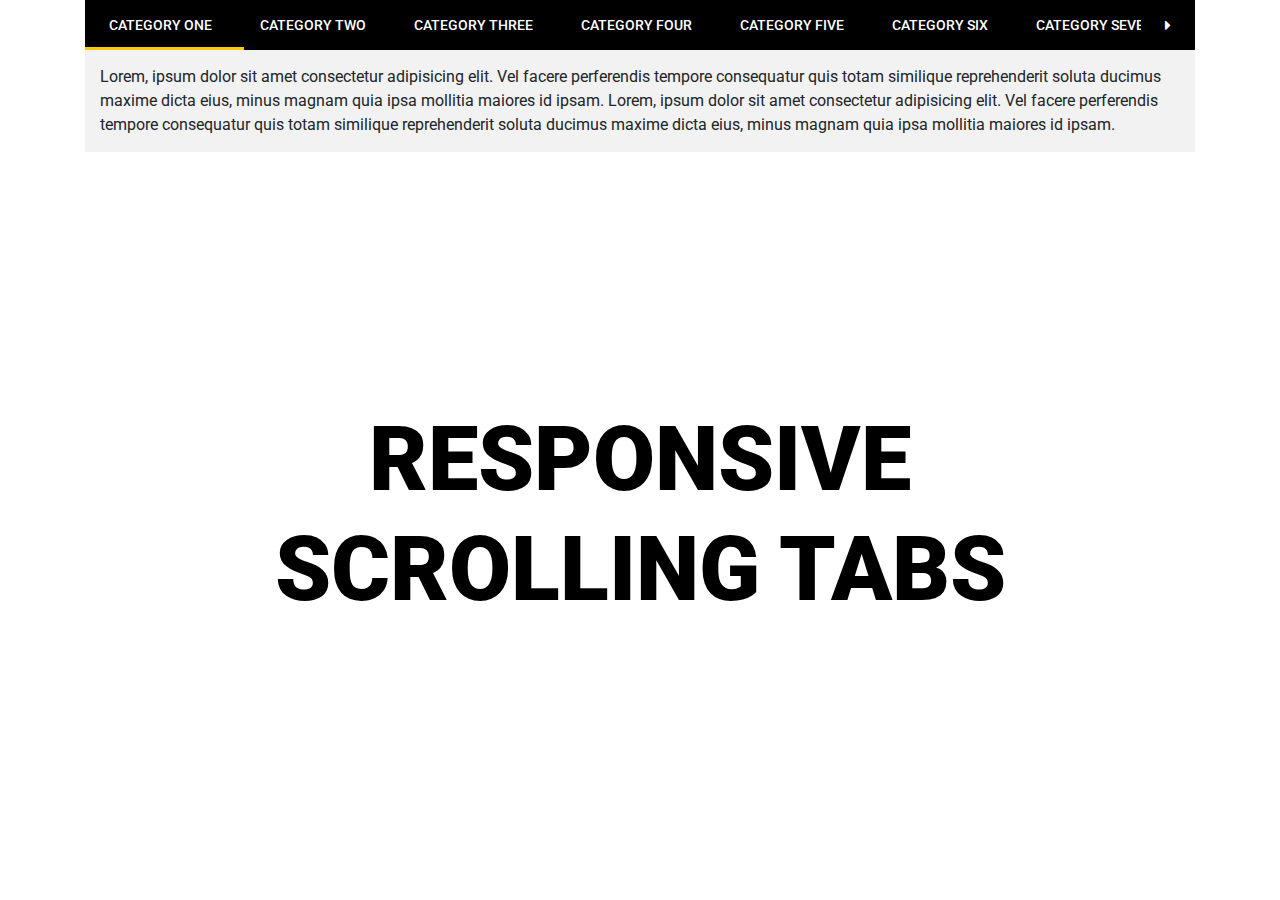
<file: scrolling-tabs/index.html>
<!doctype html>
<html lang="">
<head>
<meta charset="utf-8">
<meta http-equiv="X-UA-Compatible" content="IE=edge">
<meta name="description" content="Propeller is a front-end responsive framework based on Material design & Bootstrap.">
<meta content="width=device-width, initial-scale=1, user-scalable=no" name="viewport">
<title>Responsive Scrolling Tabs</title>
<link rel="stylesheet" href="https://stackpath.bootstrapcdn.com/bootstrap/4.5.2/css/bootstrap.min.css" crossorigin="anonymous">
<link rel="stylesheet" href="https://stackpath.bootstrapcdn.com/font-awesome/4.7.0/css/font-awesome.min.css" crossorigin="anonymous">
<link href="style.css" type="text/css" rel="stylesheet" />
<script src="https://code.jquery.com/jquery-1.11.3.min.js" crossorigin="anonymous"></script>
<script src="https://stackpath.bootstrapcdn.com/bootstrap/4.5.2/js/bootstrap.min.js" crossorigin="anonymous"></script>

</head>
<body>
<div class="container">
<div class="scroll-card scroll-z-depth">
	<div class="scroll-tabs scroll-tabs-bg" scroll="true">
		<ul class="nav nav-tabs" role="tablist">
			<li class="active"><a href="#one" data-toggle="tab">Category One</a></li>
			<li><a href="#two" data-toggle="tab">Category Two</a></li>
			<li><a href="#three" data-toggle="tab">Category Three</a></li>
			<li><a href="#four" data-toggle="tab">Category Four</a></li>
			<li><a href="#five" data-toggle="tab">Category Five</a></li>
			<li><a href="#six" data-toggle="tab">Category Six</a></li>
			<li><a href="#seven" data-toggle="tab">Category Seven</a></li>
			<li><a href="#eight" data-toggle="tab">Category Eight</a></li>
			<li><a href="#nine" data-toggle="tab">Category Nine</a></li>
			<li><a href="#ten" data-toggle="tab">Category Ten</a></li>
		</ul>
	</div>
<div class="scroll-card-body">
<div class="tab-content">
<div role="tabpanel" class="tab-pane active" id="one">

Lorem, ipsum dolor sit amet consectetur adipisicing elit. Vel facere perferendis tempore consequatur quis totam similique reprehenderit soluta ducimus maxime dicta eius, minus magnam quia ipsa mollitia maiores id ipsam.
Lorem, ipsum dolor sit amet consectetur adipisicing elit. Vel facere perferendis tempore consequatur quis totam similique reprehenderit soluta ducimus maxime dicta eius, minus magnam quia ipsa mollitia maiores id ipsam.

</div>

<div role="tabpanel" class="tab-pane" id="two">
Lorem, ipsum dolor sit amet consectetur adipisicing elit. Vel facere perferendis tempore consequatur quis totam similique reprehenderit soluta ducimus maxime dicta eius, minus magnam quia ipsa mollitia maiores id ipsam. maiores id ipsam.empore consequatur quis totam similique reprehenderit soluta ducimus maxime dicta eius, min maiores id ipsam.empore consequatur quis totam similique reprehenderit soluta ducimus maxime dicta eius, min maiores id ipsam.empore consequatur quis totam similique reprehenderit soluta ducimus maxime dicta eius, min
</div>
<div role="tabpanel" class="tab-pane" id="three">
Lorem, ipsum dolor sit amet consectetur adipisicing elit. Vel facere perferendis tempore consequatur quis totam similique reprehenderit soluta ducimus maxime dicta eius, minus magnam quia ipsa mollitiaus magnam quia 
</div>

<div role="tabpanel" class="tab-pane" id="four">
Lorem, ipsum dolor sit amet consectetur adipisicing elit. Vel facere perferendis tempore consequatur quis totam similique reprehenderit soluta ducimus maxime dicta eius, minus magnam quia ipsa mollitia maiores id ipsam.ipsum dolor sit amet consectetur adipisicing elit. Vel facere perferendis tipsa mollitia maiores id ipsam.s id ipsam.Lorem, ipsum dolor sit amet consectetur adipisicing elit. Vel facere perfere
</div>

<div role="tabpanel" class="tab-pane" id="five">
Lorem, ndis tempore consequatur quis totam similique reprehenderit soluta ducimus maxime dicta eius, minus magnam quia ipsa mollitia maiores id ipsam.Lorem, ipsum dolor sit amet consectetur adipisicing elit. Vs id ipsam.Lorem, ipsum dolor sit amet consectetur adipisicing elit. Vel facere perferendis tempore consequatur quis totam similique reprehenderit soluta ducimus maxime dicta eius, minus magnam quia ipsa mollitia maiores id ipsam.Lorem, ipsum dolor sit amet consectetur adipisicing elit. V
</div>

<div role="tabpanel" class="tab-pane" id="six">
Lorem, ipsum dolor sit amet consectetur adipisicing elit. Vel facere perferendis tempore consequatur quis totam similique reprehenderit soluta ducimus maxime dicta eius, minus magnam quia ipsa mollitia maioreel facere perferendis tempore consequatur quis totam similique reprehenderit soluta ducimus maxime dicta eius, minus magnam quia ipsa mollitia maiores id ipsam.
</div>

<div role="tabpanel" class="tab-pane" id="seven">
Lorem, ipsum dolor sit amet consectetur adipisicing elit. Vel facere perferendis tempore consequatur quis totam similique reprehenderit soluta ducimus maxime dicta eius, minus magnam quia ipsa mollitia maiores id ipsam.Lorem, ipsum dolor sit amet consectetur adipisicing elit. Vel facere perferendis tempore consequatur quis totam similique reprehenderit soluta ducimus maxime dicta eius, minus magnam quia ipsa mollitia maiores id ipsam.Lorem, ipsum dolor sit amet consectetur adipisicing elit. Vel facere perferendis tempore consequatur quis totam similique reprehenderit soluta ducimus maxime dicta eius, minus magnam quia ipsa mollitia maiores id ipsam.Lorem, ipsum dolor sit amet consectetur adipisicing elit. Vel facere perferendis tempore consequatur quis totam similique reprehenderit soluta ducimus maxime dicta eius, minus magnam quia ipsa mollitia maiores id ipsam.Lorem, ipsum dolor sit amet consectetur adipisicing elit. Vel facere perferendis tempore consequatur quis totam similique reprehenderit soluta ducimus maxime dicta eius, minus magnam quia ipsa mollitia maiores id ipsam.
</div>

<div role="tabpanel" class="tab-pane" id="eight">
Lorem, ipsum dolor sit amet consectetur adipisicing elit. Vel facere perferendis tempore consequatur quis totam similique reprehenderit soluta ducimus maxime dicta eius, minus magnam quia ipsa mollitia maiores id ipsam.Lorem, ipsum dolor sit amet consectetur adipisicing elit. Vel facere perferendismaiores id ipsam.
</div>

<div role="tabpanel" class="tab-pane" id="nine">
Lorem, ipsum dolor sit amet consectetur adipisicing elit. Vel facere perferendis tempore consequatur quis totam similique  maiores id ipsam.
</div>
<div role="tabpanel" class="tab-pane" id="ten">
Lorem, ipsum dolor sit amet consectetur adipisicing elit. Vel facere perferendis tempore consequatur quis totam similique reprehenderit soluta ducimus maxime dicta eius, minus magnam quia ipsa mollitia maiores id ipsam.
Lorem, ipsum dolor sit amet consectetur adipisicing elit. Vel facere perferendis tempore consequatur quis totam similique reprehenderit soluta ducimus maxime dicta eius, minus magnam quia ipsa mollitia maiores id ipsam.
Lorem, ipsum dolor sit amet consectetur adipisicing elit. Vel facere perferendis tempore consequatur quis totam similique reprehenderit soluta ducimus maxime dicta eius, minus magnam quia ipsa mollitia maiores id ipsam.
</div>
</div>
	</div>
</div>
</div>
<h1>RESPONSIVE <br> SCROLLING TABS</h1>
<script type="text/javascript" language="javascript" src="tab-scrollable.js"></script>
</body>
</html>
</file>
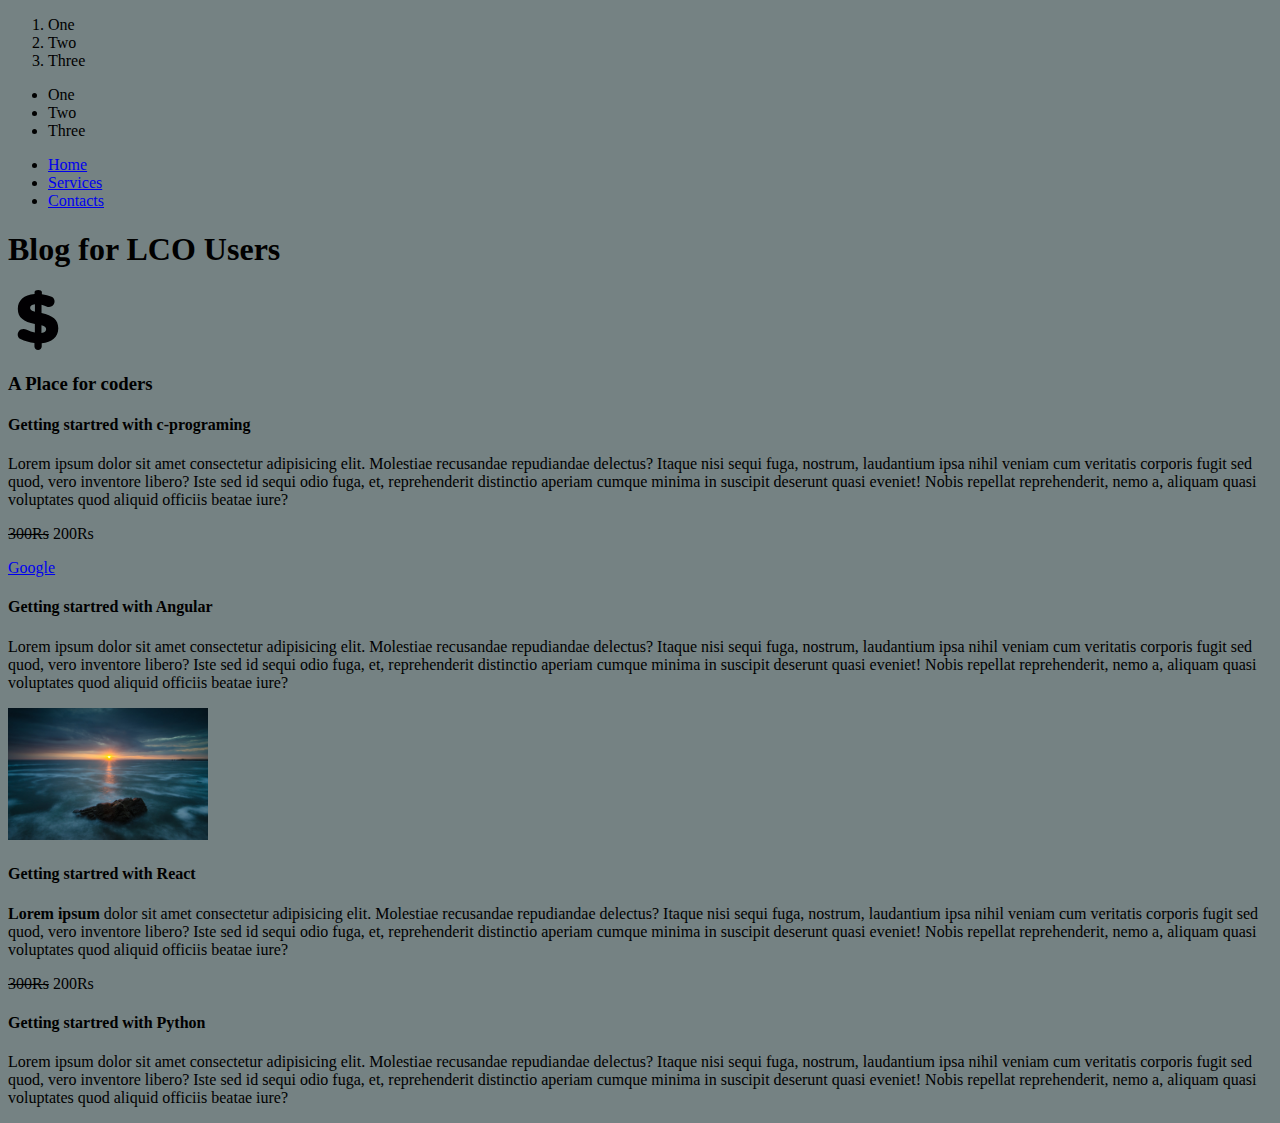
<file: HTMLCSS2/03HTMLandDOM/index.html>
<!DOCTYPE html>
<html lang="en">
<head>
    <meta charset="UTF-8">
    <meta http-equiv="X-UA-Compatible" content="IE=edge">
    <meta name="viewport" content="width=device-width, initial-scale=1.0">
    <title>Blog | Santhosh Pavadala</title>
    <style>
        html {
            background-color: #758283;
        }
    </style>
</head>
<body>
    <ol>
        <li>One</li>
        <li>Two</li>
        <li>Three</li>
    </ol>

    <ul>
        <li>One</li>
        <li>Two</li>
        <li>Three</li>
    </ul>

    <ul>
        <li><a href="#">Home</a></li>
        <li><a href="./Services/service.html">Services</a></li>
        <li><a href="./Contact/contact.html">Contacts</a></li>
    </ul>

    <h1>Blog for LCO Users</h1>
    <img src="../Img/dollar-sign-svgrepo-com.svg" alt="DollarLogo" width="60px">
    <h3>A Place for coders</h3>

    <div>
        <h4>Getting startred with c-programing</h4>
        <p>Lorem ipsum dolor sit amet consectetur adipisicing elit. Molestiae recusandae repudiandae delectus? Itaque nisi sequi fuga, nostrum, laudantium ipsa nihil veniam cum veritatis corporis fugit sed quod, vero inventore libero? Iste sed id sequi odio fuga, et, reprehenderit distinctio aperiam cumque minima in suscipit deserunt quasi eveniet! Nobis repellat reprehenderit, nemo a, aliquam quasi voluptates quod aliquid officiis beatae iure?</p>
        <!-- For p Tag its takes block element and since where a and strike tags will not takes new so its inline elements-->
        <p><strike>300Rs</strike> 200Rs</p>
        <p><a href="http://google.com" target="_blank" rel="noopener noreferrer">Google</a></p>
    </div>

    <div>
        <h4>Getting startred with Angular</h4>
        <p>Lorem ipsum dolor sit amet consectetur adipisicing elit. Molestiae recusandae repudiandae delectus? Itaque nisi sequi fuga, nostrum, laudantium ipsa nihil veniam cum veritatis corporis fugit sed quod, vero inventore libero? Iste sed id sequi odio fuga, et, reprehenderit distinctio aperiam cumque minima in suscipit deserunt quasi eveniet! Nobis repellat reprehenderit, nemo a, aliquam quasi voluptates quod aliquid officiis beatae iure?</p>
        <img src="../Img/ocean-gafe95801d_1920.jpg" alt="BackImg" width="200px">
    </div>

    <div>
        <h4>Getting startred with React</h4>
        <p><strong>Lorem ipsum</strong> dolor sit amet consectetur adipisicing elit. Molestiae recusandae repudiandae delectus? Itaque nisi sequi fuga, nostrum, laudantium ipsa nihil veniam cum veritatis corporis fugit sed quod, vero inventore libero? Iste sed id sequi odio fuga, et, reprehenderit distinctio aperiam cumque minima in suscipit deserunt quasi eveniet! Nobis repellat reprehenderit, nemo a, aliquam quasi voluptates quod aliquid officiis beatae iure?</p>
        <p><strike>300Rs</strike> 200Rs</p>
    </div>

    <div>
        <h4>Getting startred with Python</h4>
        <p>Lorem ipsum dolor sit amet consectetur adipisicing elit. Molestiae recusandae repudiandae delectus? Itaque nisi sequi fuga, nostrum, laudantium ipsa nihil veniam cum veritatis corporis fugit sed quod, vero inventore libero? Iste sed id sequi odio fuga, et, reprehenderit distinctio aperiam cumque minima in suscipit deserunt quasi eveniet! Nobis repellat reprehenderit, nemo a, aliquam quasi voluptates quod aliquid officiis beatae iure?</p>
    </div>
</body>
</html>
</file>
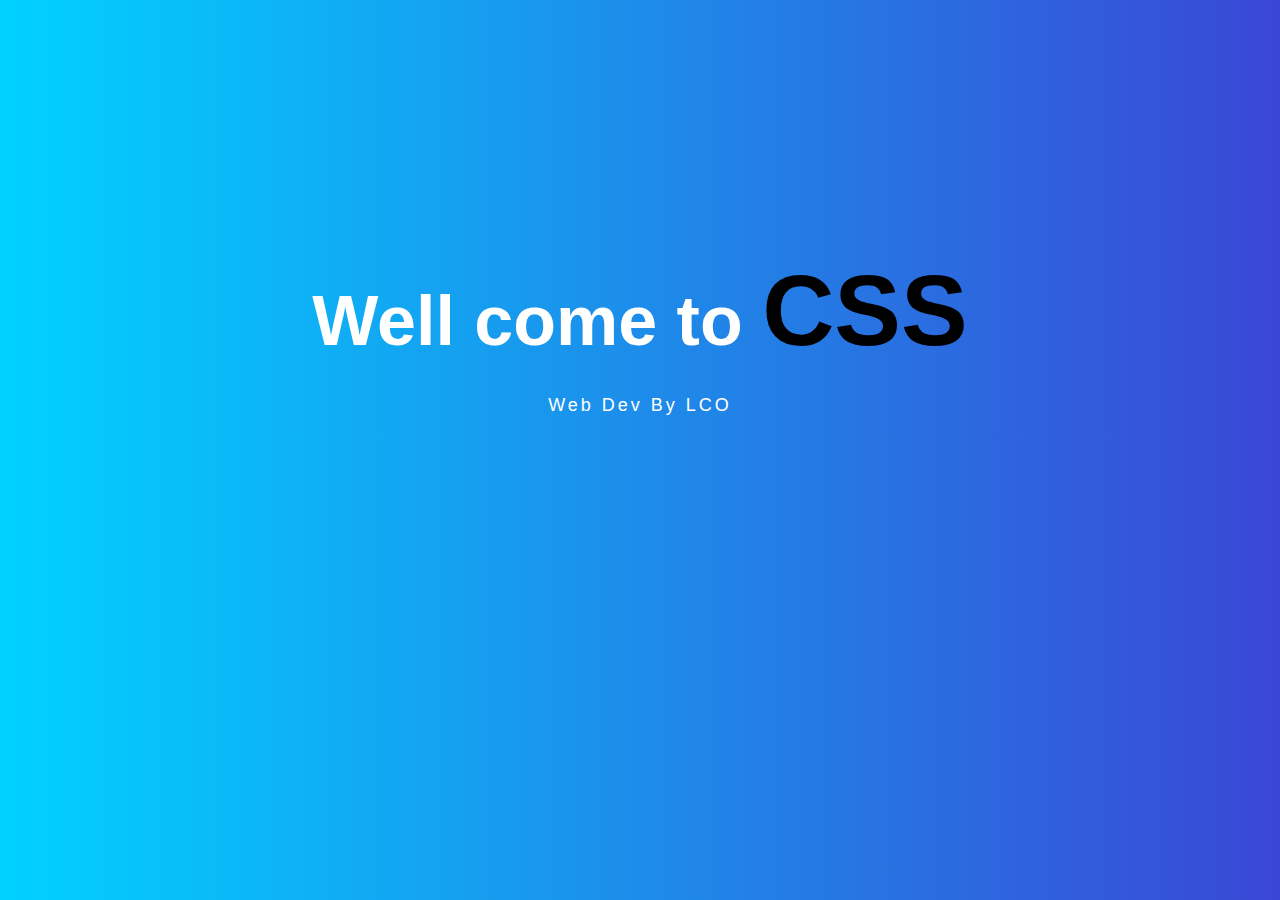
<file: HTMLCSS2/CSS-LandingPage01/index.html>
<!DOCTYPE html>
<html lang="en">
<head>
    <meta charset="UTF-8">
    <meta http-equiv="X-UA-Compatible" content="IE=edge">
    <meta name="viewport" content="width=device-width, initial-scale=1.0">
    <title>Welcome page</title>
    <link rel="stylesheet" href="CSS/style.css">
</head>
<body>
    <h1>Well come to <span>CSS</span> </h1>
    <p>Web Dev By LCO</p>
</body>
</html>
</file>
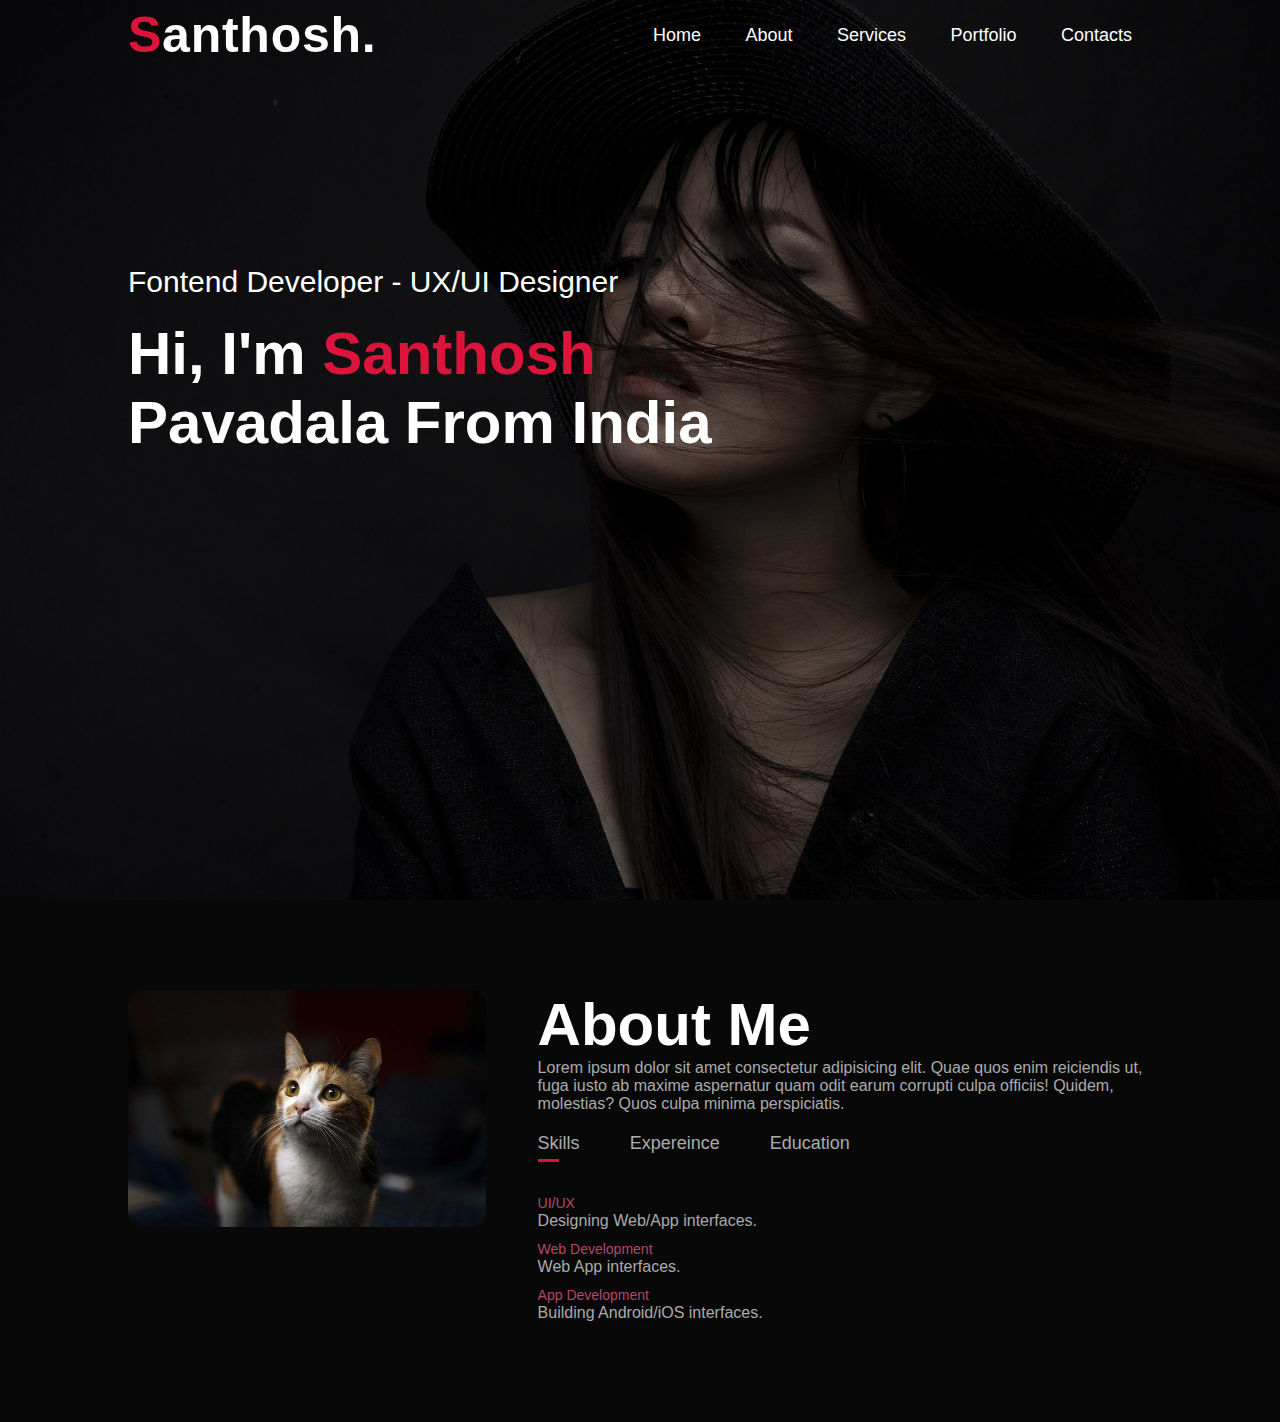
<file: Portfolio2/portfolio2.html>
<!DOCTYPE html>
<html lang="en">
<head>
    <meta charset="UTF-8">
    <meta http-equiv="X-UA-Compatible" content="IE=edge">
    <meta name="viewport" content="width=device-width, initial-scale=1.0">
    <title>Santhosh - Portfolio</title>
    <link rel="stylesheet" href="portfolio2.css">
</head>
<body>
    <div id="header">
        <div class="container">

            <nav>
                <div class="head"><span>S</span>anthosh.</div>
                <ul>
                    <li><a href="">Home</a></li>
                    <li><a href="">About</a></li>
                    <li><a href="">Services</a></li>
                    <li><a href="">Portfolio</a></li>
                    <li><a href="">Contacts</a></li>

                </ul>
            </nav>

            <div class="headerText">
                  <p>Fontend Developer - UX/UI Designer</p>
                  <h1>Hi, I'm <span>Santhosh</span><br> Pavadala From India</h1>
            </div>

        </div>
    </div>

    <!-- About section starts -->
    <div id="about">
        <div class="container">
            <div class="row">
                <div class="about-col-1">
                    <img src="../Assets/cat.jpg" alt="">
                </div>
                <div class="about-col-2">
                    <h1 class="subTitle">About Me</h1>
                    <p>Lorem ipsum dolor sit amet consectetur adipisicing elit. Quae quos enim reiciendis ut, fuga iusto ab maxime aspernatur quam odit earum corrupti culpa officiis! Quidem, molestias? Quos culpa minima perspiciatis.</p>
                
                    <div class="tabTitles">
                        <p class="tabLinks activeLink" onclick="openTab('skills')">Skills</p>
                        <p class="tabLinks" onclick="openTab('expereince')">Expereince</p>
                        <p class="tabLinks" onclick="openTab('education')">Education</p>
                    </div>
                    <div class="tabContents active-tab" id="skills">
                        <ul>
                            <li><span>UI/UX</span><br>Designing Web/App interfaces.</li>
                            <li><span>Web Development</span><br>Web App interfaces.</li>
                            <li><span>App Development</span><br>Building Android/iOS interfaces.</li>
                        </ul>
                    </div>
                    <div class="tabContents" id="expereince">
                        <ul>
                            <li><span>2021 - Current</span><br>UX/UI Design Training at Naresh Institute.</li>
                            <li><span>2019 - 2021</span><br>Team Lead At RMES India pvt.ltd</li>
                            <li><span>2016 - 2017</span><br>Internship at eKART eCommerce.</li>
                        </ul>
                    </div>
                    <div class="tabContents" id="education">
                        <ul>
                            <li><span>2015</span><br>B.tech From Global Institute Of Engg & Tech.</li>
                            <li><span>2011</span><br>Intermediate From Web App interfaces</li>
                            <li><span>2009</span><br>SSC From Sahithi Vidyalaya High School.</li>
                        </ul>
                    </div>
                </div>
            </div>

        </div>
    </div>

    <script src="portfolio2.js"></script>
</body>
</html>
</file>
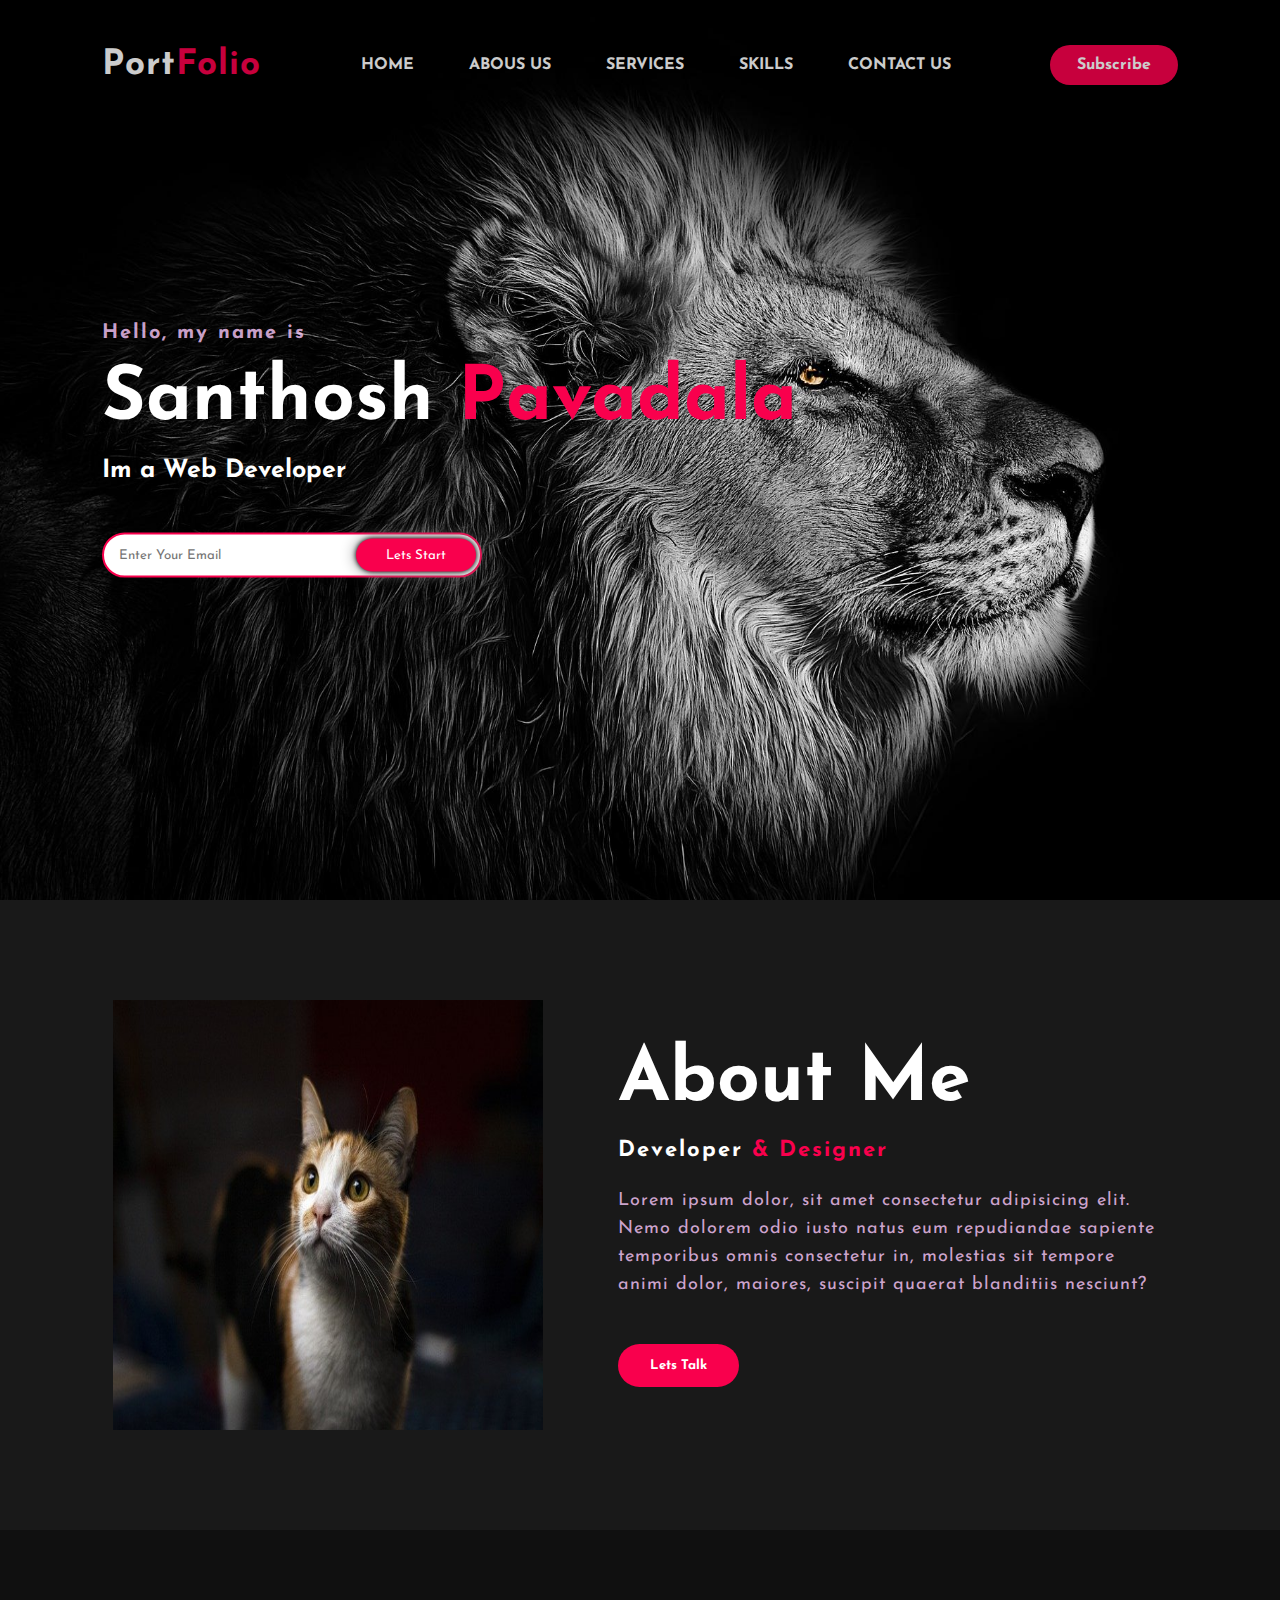
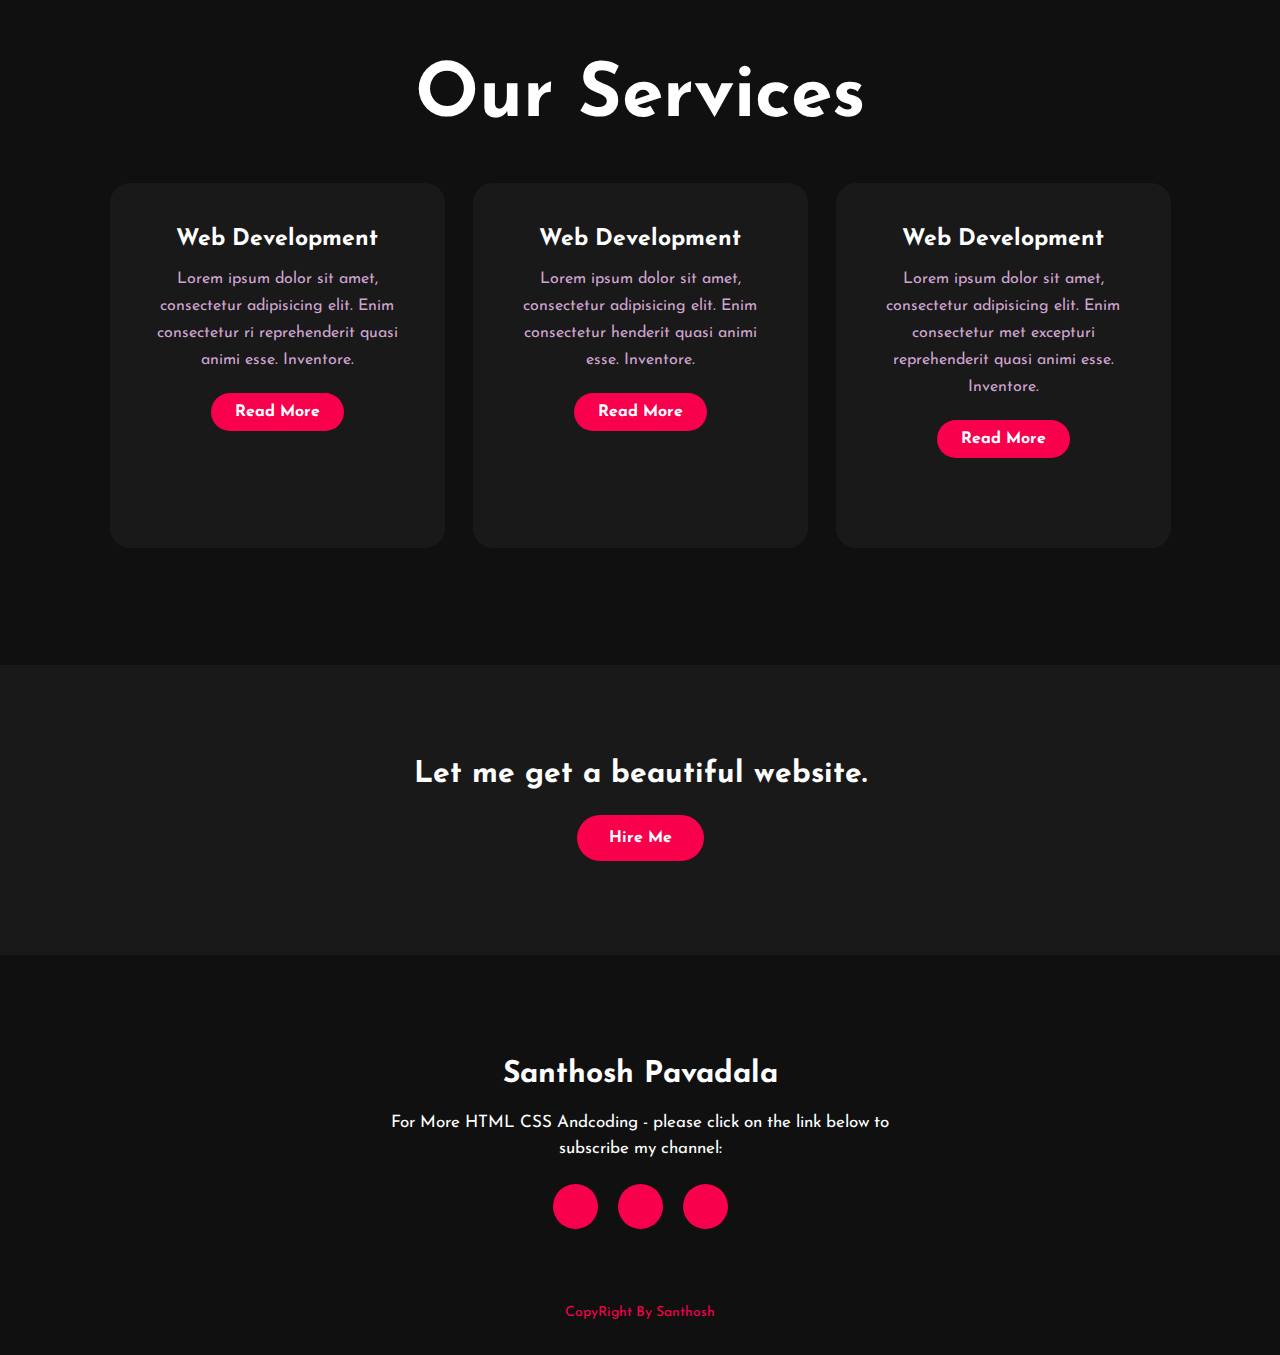
<file: PortfolioWebsites/portfolio.html>
<!DOCTYPE html>
<html lang="en">
<head>
    <meta charset="UTF-8">
    <meta http-equiv="X-UA-Compatible" content="IE=edge">
    <meta name="viewport" content="width=device-width, initial-scale=1.0">
    <title>Portfolio Website</title>
    <link rel="stylesheet" href="portfolio.css">

    <link rel="preconnect" href="https://fonts.googleapis.com">
    <link rel="preconnect" href="https://fonts.gstatic.com" crossorigin>
    <link href="https://fonts.googleapis.com/css2?family=Josefin+Sans:wght@100;200;300;400;500;600;700&family=Roboto:wght@400;700&display=swap" rel="stylesheet">

    <link rel="stylesheet" href="https://cdnjs.cloudflare.com/ajax/libs/font-awesome/6.1.1/css/all.min.css" integrity="sha512-KfkfwYDsLkIlwQp6LFnl8zNdLGxu9YAA1QvwINks4PhcElQSvqcyVLLD9aMhXd13uQjoXtEKNosOWaZqXgel0g==" crossorigin="anonymous" referrerpolicy="no-referrer" />
</head>
<body>
    <div class="hero">
        <!-- Header section -->
        <nav>
            <h2 class="logo">Port<span>Folio</span></h2>
            <ul>
                <li><a href="">Home</a></li>
                <li><a href="">Abous Us</a></li>
                <li><a href="">Services</a></li>
                <li><a href="">Skills</a></li>
                <li><a href="">Contact Us</a></li>
            </ul>
            <a href="#" class="btn">Subscribe</a>
        </nav>

<!-- Home section -->
        <div class="content">
            <h4>Hello, my name is</h4>
            <h1>Santhosh <span>Pavadala</span></h1>
            <h3>Im a Web Developer</h3>

            <div class="newsLetter">
                <form>
                    <input type="email" name="email" id="mail" placeholder="Enter Your Email">
                    <input type="submit" name="submit" value="Lets Start">
                </form>
            </div>
        </div>
    </div>

    <!-- About section -->
    <section class="about">
        <div class="main">
            <img src="../Assets/cat.jpg" alt="Santhosh" srcset="">

            <div class="about-text">
                <h2>About Me</h2>
                <h5>Developer <span>& Designer</span></h5>
                <p> Lorem ipsum dolor, sit amet consectetur adipisicing elit. Nemo dolorem odio iusto natus eum repudiandae sapiente temporibus omnis consectetur in, molestias sit tempore animi dolor, maiores, suscipit quaerat blanditiis nesciunt?
                </p>
                <button type="button">Lets Talk</button>
            </div>
        </div>
    </section>

    <!-- Services section starts here -->
    <div class="service">
        <div class="title">
        <h2>Our Services</h2>
        </div>
        <div class="box">
            <div class="card">
                <i class="fas fa-bars"></i>
                <h5>Web Development</h5>
                <div class="pra">
                    <p>Lorem ipsum dolor sit amet, consectetur adipisicing elit. Enim consectetur ri reprehenderit quasi animi esse. Inventore.</p>

                    <p style="text-align: center;">
                        <a href="#" class="button">Read More</a>
                    </p>
                </div>
            </div>

            <div class="card">
                <i class="fas fa-user"></i>
                <h5>Web Development</h5>
                <div class="pra">
                    <p>Lorem ipsum dolor sit amet, consectetur adipisicing elit. Enim consectetur henderit quasi animi esse. Inventore.</p>

                    <p style="text-align: center;">
                        <a href="#" class="button">Read More</a>
                    </p>
                </div>
            </div>

            <div class="card">
                <i class="fas fa-bell"></i>
                <h5>Web Development</h5>
                <div class="pra">
                    <p>Lorem ipsum dolor sit amet, consectetur adipisicing elit. Enim consectetur met excepturi reprehenderit quasi animi esse. Inventore.</p>

                    <p style="text-align: center;">
                        <a href="#" class="button">Read More</a>
                    </p>
                </div>
            </div>
        </div>
    </div>

    <!-- Contact me -->
    <div class="contact-me">
        <p>Let me get a beautiful website.</p>
        <a href="#" class="button-two">Hire Me</a>
    </div>

    <!-- Footer starts -->
    <footer>
        <p>Santhosh Pavadala</p>
        <p>For More HTML CSS Andcoding - please click on the link below to subscribe my channel:</p>
        <div class="social">
            <a href=""><i class="fab fa-facebook-f"></i></a>
            <a href=""><i class="fab fa-instagram"></i></a>
            <a href=""><i class="fab fa-dribbble"></i></a>
        </div>
        <p class="end">CopyRight By Santhosh</p>
    </footer>
</body>
</html>
</file>
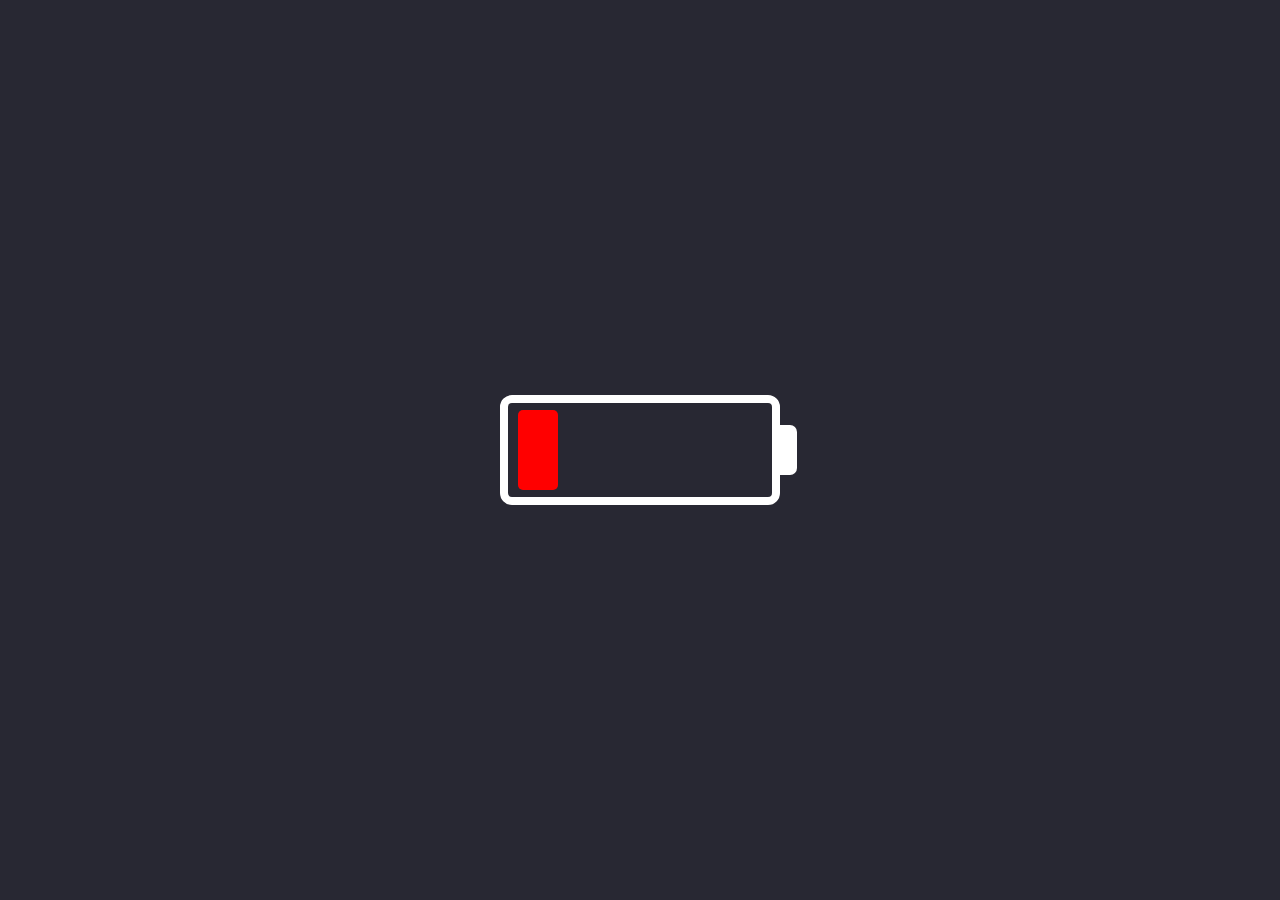
<file: Battery-Animation/Battery_Animation1/battery.html>
<!DOCTYPE html>
<html lang="en">
<head>
    <meta charset="UTF-8">
    <meta http-equiv="X-UA-Compatible" content="IE=edge">
    <meta name="viewport" content="width=device-width, initial-scale=1.0">
    <title>Battery Animations</title>
    <link rel="stylesheet" href="battery.css">
</head>
<body>
    <div class="battery2"></div>
</body>
</html>
</file>
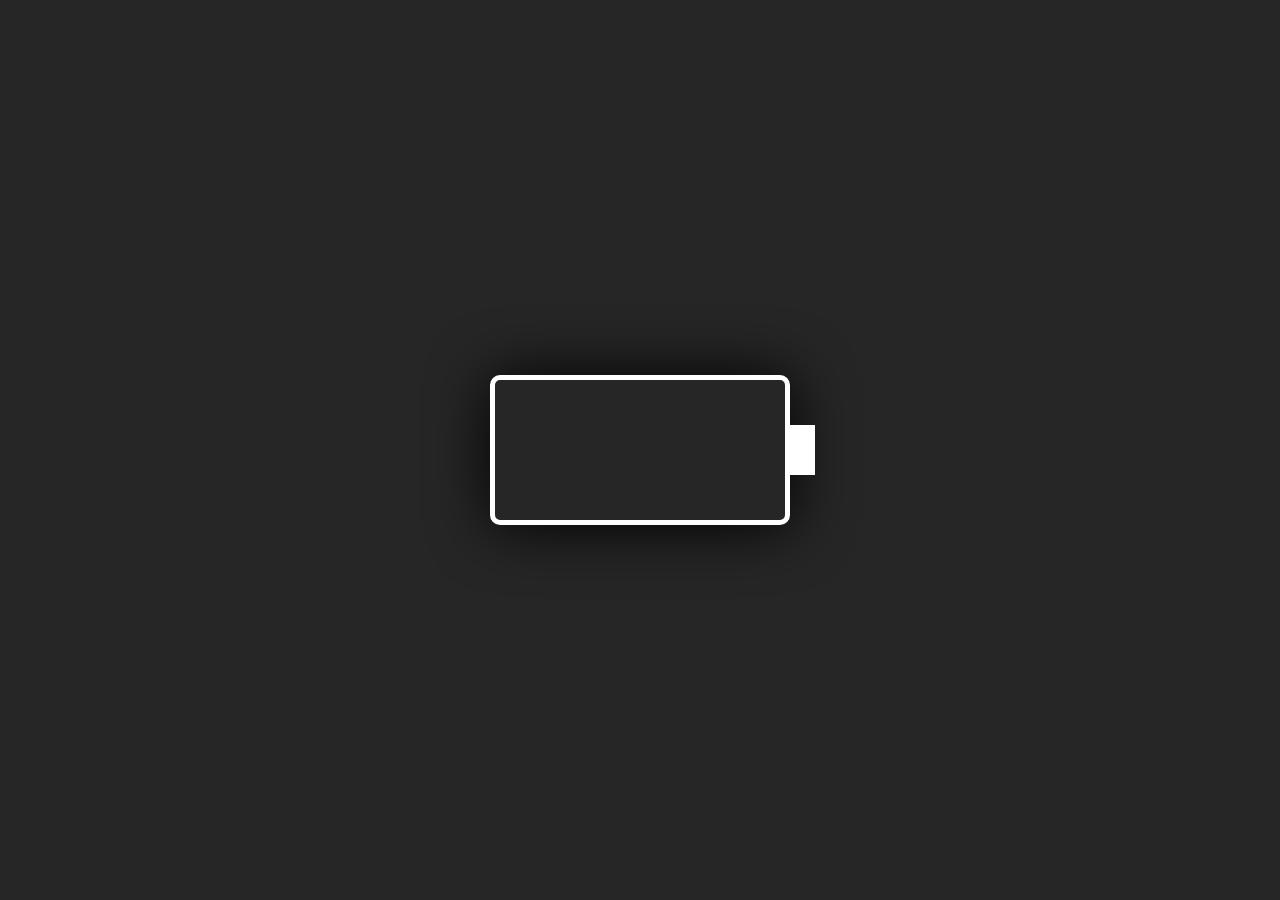
<file: Battery-Animation/Battery_Animation2/battery2.html>
<!DOCTYPE html>
<html lang="en">
<head>
    <meta charset="UTF-8">
    <meta http-equiv="X-UA-Compatible" content="IE=edge">
    <meta name="viewport" content="width=device-width, initial-scale=1.0">
    <title>Document</title>
    <link rel="stylesheet" href="battery2.css">
</head>
<body>
    <div class="battery">
        <div class="box"></div>
        <span></span>
        <span></span>
        <span></span>
        <span></span>
        <span></span>
    </div>
</body>
</html>
</file>
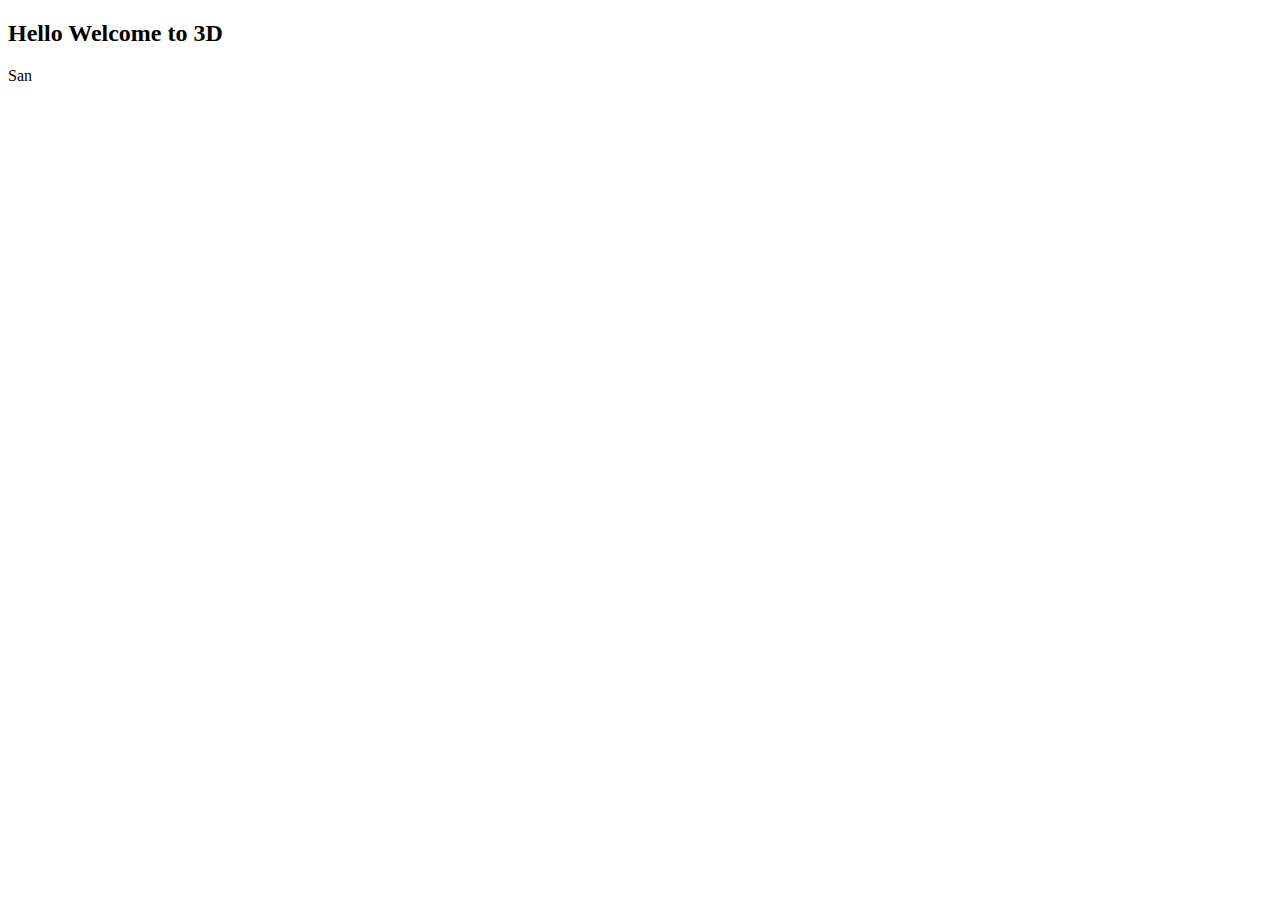
<file: HTMLCSS1/3D_CSS/3dstyling.html>
<!DOCTYPE html>
<html lang="en">
<head>
    <meta charset="UTF-8">
    <meta http-equiv="X-UA-Compatible" content="IE=edge">
    <meta name="viewport" content="width=device-width, initial-scale=1.0">
    <title>Document</title>
    <link rel="stylesheet" href="3dstyling.css">
</head>
<body>
    <h2>Hello Welcome to 3D</h2>

    <div class="Container">
        <div class="child3D">San</div>
    </div>

</body>
</html>
</file>
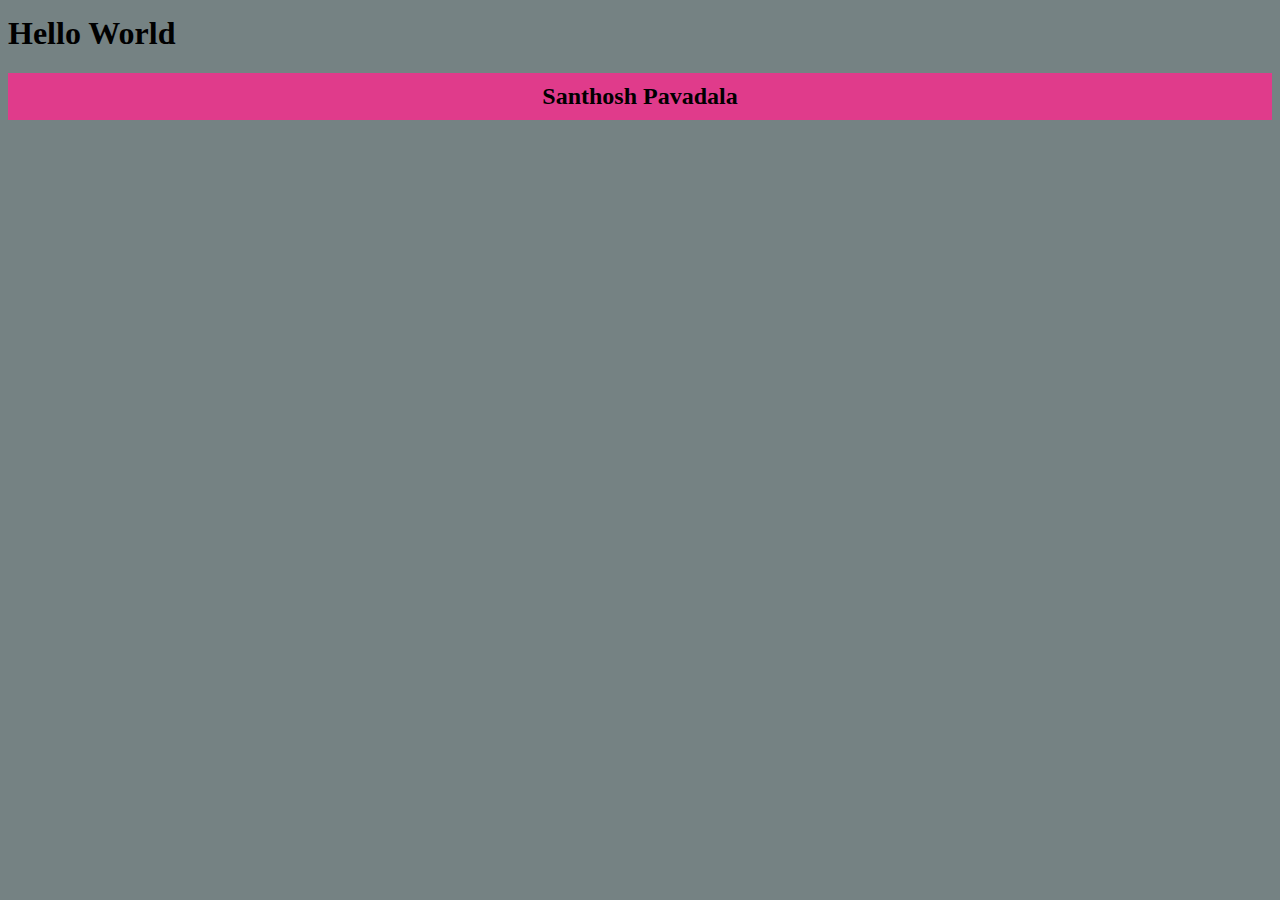
<file: HTMLCSS2/02EmmetInCSS/emmetincss.html>
<!DOCTYPE html>
<html lang="en">
<head>
    <meta charset="UTF-8">
    <meta http-equiv="X-UA-Compatible" content="IE=edge">
    <meta name="viewport" content="width=device-width, initial-scale=1.0">
    <title>Document</title>
    <style>

        /* emmet short cut keys 
        pd,m, text-align:center ta:c*/
        body {
            background-color: #758283;
        }

        h1 {
            margin-top: 15px;
        }

        h2 {
            background-color: #E03B8B;
            padding: 10px;
            margin-top: 15px;
            text-align: center;
        }
    </style>
</head>
<body>
    <h1>Hello World</h1>
    <h2>Santhosh Pavadala</h2>
</body>
</html>
</file>
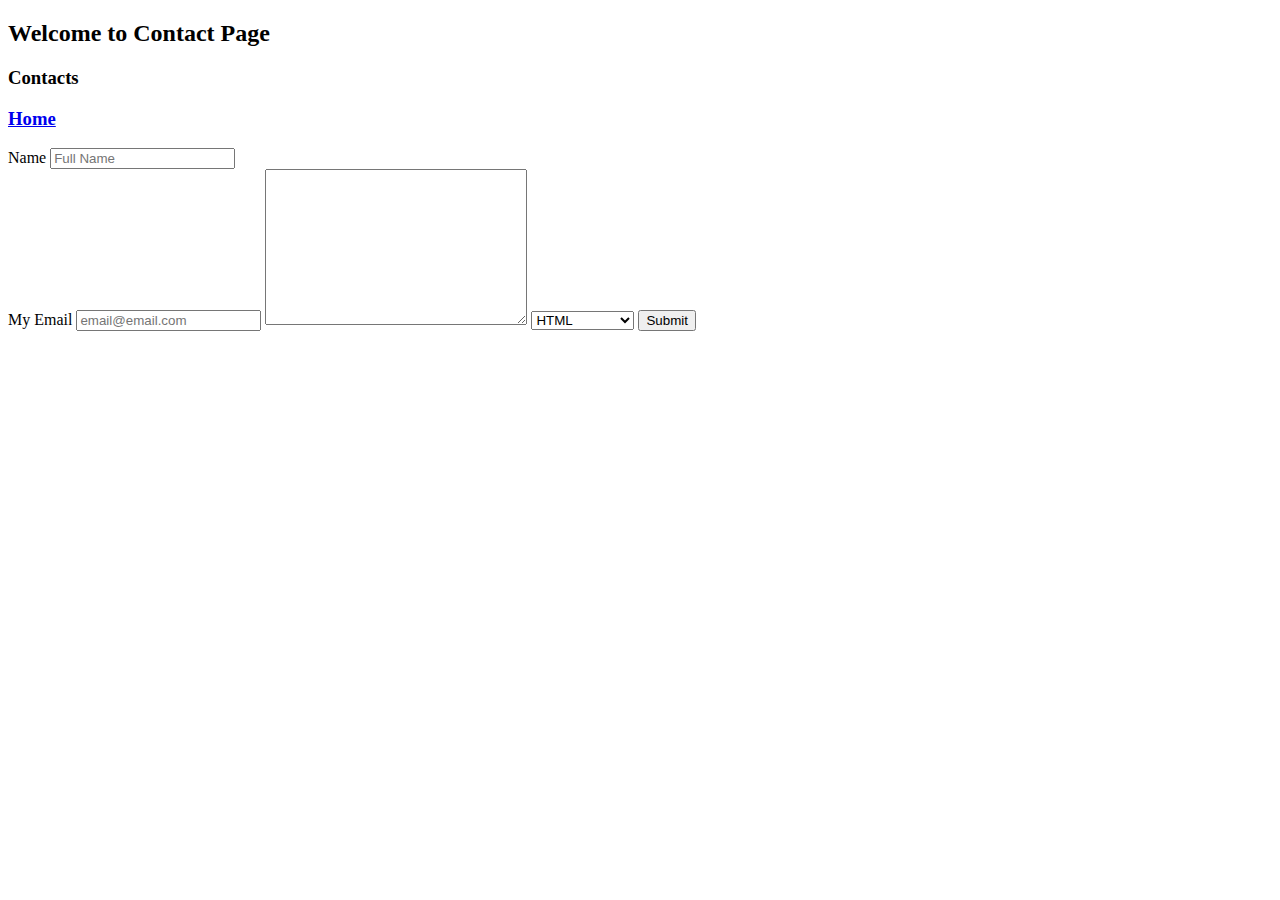
<file: HTMLCSS2/03HTMLandDOM/Contact/contact.html>
<!DOCTYPE html>
<html lang="en">
<head>
    <meta charset="UTF-8">
    <meta http-equiv="X-UA-Compatible" content="IE=edge">
    <meta name="viewport" content="width=device-width, initial-scale=1.0">
    <title>Services</title>
</head>
<body>
    <h2>Welcome to  Contact Page</h2>
    <h3>Contacts</h3>
    <h3><a href="../index.html">Home</a></h3>

    <div class="contact-form">
        <form action="" method="get">
            <label for="fullname">Name</label>
            <input type="text" name="fullname" placeholder="Full Name" value="">
            <br>
            <label for="email">My Email</label>
            <input type="email" name="email" id="" placeholder="email@email.com">

            <textarea name="details" id="" cols="30" rows="10"></textarea>

            <select name="language" id="">
                <option value="html">HTML</option>
                <option value="css">CSS</option>
                <option value="javascript">JAVASCRIPT</option>
            </select>
            <button type="submit">Submit</button>
        </form>
    </div>
</body>
</html>
</file>
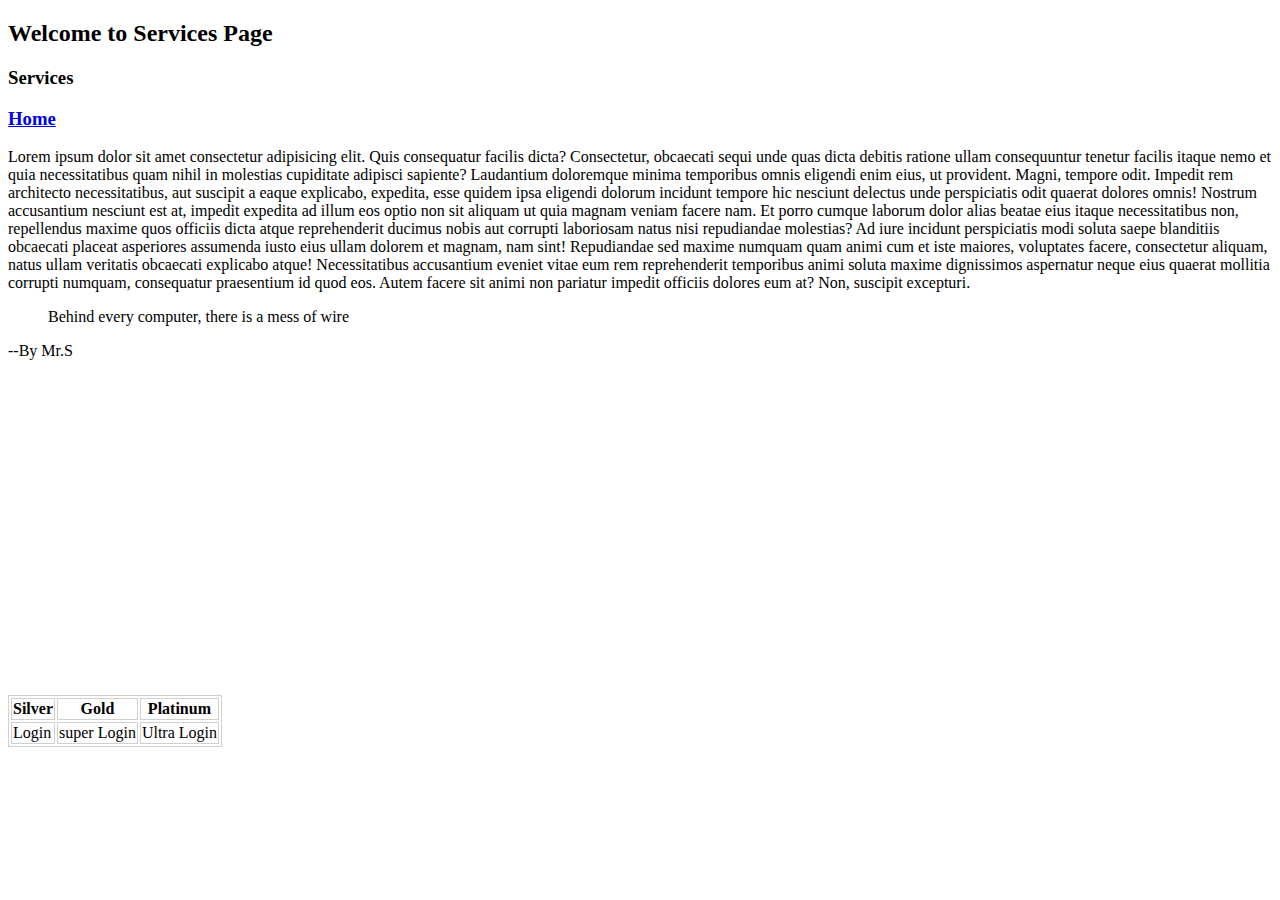
<file: HTMLCSS2/03HTMLandDOM/Services/service.html>
<!DOCTYPE html>
<html lang="en">
<head>
    <meta charset="UTF-8">
    <meta http-equiv="X-UA-Compatible" content="IE=edge">
    <meta name="viewport" content="width=device-width, initial-scale=1.0">
    <title>Services</title>

    <style>
        table, th, td {
            border: 1px solid #D0D0D0;
        }
    </style>
</head>
<body>
    <h2>Welcome to  Services Page</h2>
    <h3>Services</h3>
    <h3><a href="../index.html">Home</a></h3>
    <p>Lorem ipsum dolor sit amet consectetur adipisicing elit. Quis consequatur facilis dicta? Consectetur, obcaecati sequi unde quas dicta debitis ratione ullam consequuntur tenetur facilis itaque nemo et quia necessitatibus quam nihil in molestias cupiditate adipisci sapiente? Laudantium doloremque minima temporibus omnis eligendi enim eius, ut provident. Magni, tempore odit. Impedit rem architecto necessitatibus, aut suscipit a eaque explicabo, expedita, esse quidem ipsa eligendi dolorum incidunt tempore hic nesciunt delectus unde perspiciatis odit quaerat dolores omnis! Nostrum accusantium nesciunt est at, impedit expedita ad illum eos optio non sit aliquam ut quia magnam veniam facere nam. Et porro cumque laborum dolor alias beatae eius itaque necessitatibus non, repellendus maxime quos officiis dicta atque reprehenderit ducimus nobis aut corrupti laboriosam natus nisi repudiandae molestias? Ad iure incidunt perspiciatis modi soluta saepe blanditiis obcaecati placeat asperiores assumenda iusto eius ullam dolorem et magnam, nam sint! Repudiandae sed maxime numquam quam animi cum et iste maiores, voluptates facere, consectetur aliquam, natus ullam veritatis obcaecati explicabo atque! Necessitatibus accusantium eveniet vitae eum rem reprehenderit temporibus animi soluta maxime dignissimos aspernatur neque eius quaerat mollitia corrupti numquam, consequatur praesentium id quod eos. Autem facere sit animi non pariatur impedit officiis dolores eum at? Non, suscipit excepturi.</p>
    <div>
        <blockquote>Behind every computer, there is a mess of wire</blockquote>
        <p>--By Mr.S</p>
        <iframe src="" width="560" height="315" frameborder="0"></iframe>
    </div>

    <div class="Table">
        <table>
            <tr>
                <th>Silver</th>
                <th>Gold</th>
                <th>Platinum</th>
            </tr>
            <tr>
                <td>Login</td>
                <td>super Login</td>
                <td>Ultra Login</td>
            </tr>
        </table>
    </div>

</body>
</html>
</file>
<file: scrolling-tabs/style.css>
@import url('https://fonts.googleapis.com/css2?family=Roboto:ital,wght@0,100;0,300;0,400;0,500;0,700;0,900;1,100;1,300;1,400;1,500;1,700;1,900&display=swap');
.scroll-tabs {
	position: relative;
	font-family: "Roboto", sans-serif;
	background: #eee;
}
 @media (max-width: 767px) {
.scroll-tabs {
	overflow-x: auto;
	overflow-y: hidden;
}
}
.scroll-tabs .nav-tabs {
	border-bottom: none;
}
.scroll-tabs .nav-tabs.nav-justified > li > a {
	border: none;
	border-radius: 0;
}
.scroll-tabs .nav-tabs.nav-justified > .active > a, .scroll-tabs .nav-tabs.nav-justified > .active > a:hover, .scroll-tabs .nav-tabs.nav-justified > .active > a:focus {
	border: none;
}
.scroll-tabs .nav-tabs > li.active > a, .scroll-tabs .nav-tabs > li.active > a:hover, .scroll-tabs .nav-tabs > li.active > a:focus {
	color: black;
	cursor: default;
	background-color: transparent;
	border: none;
	border-bottom-color: transparent;
	opacity: 1;
}
.scroll-tabs .nav-tabs > li {
	margin-bottom: 0;
	line-height: 50px;
}
.scroll-tabs .nav-tabs > li > a {
	padding: 1.125rem 1.5rem 1.0625rem;
	color: rgba(0, 0, 0, 0.54);
	font-size: 0.875rem;
	font-weight: 500;
	margin-right: 0;
	line-height: 1;
	border: none;
	border-radius: 0;
	text-transform: uppercase;
	text-decoration: none;
}
.scroll-tabs .nav-tabs > li > a:hover, .scroll-tabs .nav-tabs > li > a:focus {
	border-color: transparent;
	background-color: transparent;
}
.scroll-tabs .scroll-tab-active-bar {
	position: absolute;
	bottom: 0;
	width: 25%;
	height: 3px;
	background: #FC0;
	transition: all 0.2s ease-in-out;
}
.scroll-tabs-bg {
	background-color: #000;
}
.scroll-tabs-bg .nav-tabs > li > a {
	color: #fff;
}
.scroll-tabs-bg .nav-tabs > li .dropdown-menu a {
	color: #333333;
}
.scroll-tabs-bg .nav-tabs > li.active > a, .scroll-tabs-bg .nav-tabs > li.active > a:hover, .scroll-tabs-bg .nav-tabs > li.active > a:focus {
	color: white;
	font-weight: 500;
}
.scroll-tabs-bg .scroll-tabs-scroll-right, .scroll-tabs-bg .scroll-tabs-scroll-left {
	background-color: #000;
	color: #fff;
}
.scroll-tabs-scroll-container {
	display: block;
	width: 100%;
	position: relative;
	overflow: hidden;
}
.scroll-tabs-scroll-right {
	float: right;
	right: 0;
	top: 0;
}
.scroll-tabs-scroll-left {
	float: left;
	left: 0;
}
.scroll-tabs-scroll-right, .scroll-tabs-scroll-left {
	position: absolute;
	z-index: 99;
	text-align: center;
	cursor: pointer;
	display: none;
	white-space: no-wrap;
	vertical-align: middle;
	padding: 0.75rem 1.5rem 0.375rem;
	background-color: #fff;
	color: #868e96;
	line-height: 1.7;
}
.tab-content {
	background: #f2f2f2;
	padding: 15px;
}
h1 {
	font-size: 90px;
	color:#000;
	position: absolute;
	top: 45%;
	text-align: center;
	font-weight: 900;
	display: block;
	left: 0;
	right: 0;
	line-height: 110px;
}
</file>
<file: HTMLCSS2/CSS-LandingPage01/CSS/style.css>
@import url('https://fonts.googleapis.com/css2?family=Roboto:wght@400;700&display=swap');

body {
    font-family: "Montserrat", sans-serif;
    background: linear-gradient(90deg, #00d2ff 0%, #3a47d5 100%);
    color: #ffffff;
}

h1{
    font-size: 70px;
    text-align: center;
    margin-top: 20%;
    font-weight: 900;
}

span {
    font-size: 100px;
    color: black;
    font-weight: 900;
}

p {
    text-align: center;
    margin-top: -20px;
    font-size: 18px;
    letter-spacing: 3px;
}
</file>
<file: Portfolio2/portfolio2.css>
* {
    padding: 0;
    margin: 0;
    box-sizing: border-box;
    font-family: 'Josefin Sans', sans-serif;
}

body { background: #080808; color: #FFFFFF; }

#header { width: 100%; height: 100vh; background-image: url(./../Assets/blackwomen.jpg);background-size: cover; background-position: center;
}

.container { padding: 10px 10%; }

nav { display: flex; justify-content: space-between; align-items: center; flex-wrap: wrap; }

nav .head { font-size: 50px; line-height: 50px; letter-spacing: 0.75px; font-weight: bold; }

nav .head span { color: crimson; }

nav ul li { display: inline-block; list-style: none; margin: 10px 20px; }

nav ul li a { text-decoration: none; color: #FFF; font-size: 18px; position: relative;}

nav ul li a::after { content: ''; width: 0; height: 3px; background: crimson; position: absolute; left: 0; bottom: -6px; transition: 0.5s;}

nav ul li a:hover::after { width: 100%; }

.headerText p { margin-top: 20%; font-size: 30px; }

.headerText h1 { margin-top: 20px; font-size: 60px; }

.headerText h1 span { color: crimson; }

/* About section css starts */

#about {
    padding: 80px 0;
    color: #ababab;
 }

 .row { display: flex; justify-content: space-between; flex-wrap: wrap; }

 .about-col-1 { flex-basis: 35%; }
 .about-col-1 img { width: 100%; border-radius: 15px; }

 .about-col-2 { flex-basis: 60%; }

 .subTitle { font-size: 60px; font-weight: 600; color: #FFFFFF;}

 .tabTitles { display: flex; margin: 20px 0 40px; }
 .tabLinks { margin-right: 50px; font-size: 18px; font-weight: 500;cursor: pointer;position: relative; }
.tabLinks::after{ content: '';height: 3px; width: 0; background: crimson; position: absolute; left: 0; bottom: -8px; transition: 0.5s;}
/* .tabLinks:hover::after { width: 100%;} */

.tabLinks.activeLink::after { width: 50%; }

.tabContents ul li { list-style: none; margin: 10px 0; }
.tabContents ul li span { color: #b54769;/* color: #ff004f;  */ font-size: 14px; }

.tabContents { display: none; }

.tabContents.active-tab { display: block; }
</file>
<file: PortfolioWebsites/portfolio.css>
* {
    padding: 0;
    margin: 0;
    box-sizing: border-box;
    font-family: 'Josefin Sans', sans-serif;
    text-decoration: none;
}

.hero {
    height: 100vh;
    width: 100%;
    background-image: url(../Assets/TheLion.jpg);
    background-size: cover;
    background-position: center;
    
}

nav {
    display: flex;
    justify-content: space-between;
    align-items: center;
    padding-top: 45px;
    padding-left: 8%;
    padding-right: 8%;
    opacity: 0.8;
}

.logo {
    color: white;
    font-size: 35px;
    letter-spacing: 1px;
    cursor: pointer;
}

span {
    color: #f9004d;
}

nav ul li {
    list-style-type: none;
    display: inline-block;
    padding: 10px 25px;
}

nav ul li a {
    color: white;
    text-decoration: none;
    font-weight: bold;
    text-transform: uppercase;
}

nav ul li a:hover {
    color: #f9004d;
    transition: .4s;
}

.btn {
    background-color: #f9004d;
    color: white;
    text-decoration: none;
    border: 2px solid transparent;
    font-weight: bold;
    padding: 10px 25px;
    border-radius: 30px;
    transition: transform .4s;
}

.btn:hover {
    background-color: white;
    color: #f9004d;
    transform:scale(1.2) ;
}

.content {
    position: absolute;
    top: 50%;
    left: 8%;
    transform: translateY(-50%);
}

h1 {
    color: white;
    margin: 20px 0px 20px;
    font-size: 75px;
}

h3 {
    color: white;
    font-size: 25px;
    margin-bottom: 50px;
}

h4 {
    color: #fcfc;
    letter-spacing: 2px;
    font-size: 20px;
}

.newsLetter form {
    width: 380px;
    max-width: 380px;
    position: relative;
}

.newsLetter form input:first-child {
    display: inline-block;
    width: 100%;
    padding: 14px 140px 14px 15px;
    border: 2px solid #f9004d;
    outline: none;
    border-radius: 30px;
}

.newsLetter form input:last-child {
    position: absolute;
    display: inline-block;
    outline: none;
    border: none;
    padding: 10px 30px;
    border-radius: 30px;
    background-color: #f9004d;
    color: white;
    box-shadow: 0px 0px 5px #000, 0px 0px 15px #858585;
    top: 6px;
    right: 6px;
}



.about {
    width: 100%;
    padding: 100px 0px;
    background-color: #191919;
}

.about img {
    height: 430px;
    width: 430px;
}

.about-text {
    width: 550px;
}

.main {
    width: 1130px;
    max-width: 95%;
    margin: 0 auto;
    display: flex;
    align-items: center;
    justify-content: space-around;
}

.about-text h2 {
    color: white;
    font-size: 75px;
    text-transform: capitalize;
    margin-bottom: 20px;

}

.about-text h5{
    color: white;
    letter-spacing: 2px;
    font-size: 22px;
    margin-bottom: 25px;
}

.about-text p {
    color: #fcfc;
    letter-spacing: 1px;
    line-height: 28px;
    font-size: 18px;
    margin-bottom: 45px;
}

button {
    background-color: #f9004d;
    color: white;
    border: 2px solid transparent;
    font-weight: bold;
    padding: 13px 30px;
    border-radius: 30px;
    transition: .4s;
}

button:hover {
    background-color: transparent;
    border: 2px solid #f9004d;
    cursor: pointer;
}

.service {
    background: #101010;
    width: 100%;
    padding: 100px 0;
}

.title h2 {
    color: white;
    font-size: 75px;
    width: 1130px;
    margin: 30px auto;
    text-align: center;
}

.box {
    display: flex;
    justify-content: center;
    align-items: center;
    min-height: 400px;
}

.card {
    height: 365px;
    width: 335px;
    padding: 20px 35px;
    background: #191919;
    border-radius: 20px;
    margin: 14px;
    position: relative;
    overflow: hidden;
    text-align: center;
}

.card i {
    display: block;
    font-size: 50px;
    text-align: center;
    margin: 25px 0px;
    color: #f9004d;
}

.card h5 {
    color: white;
    font-size: 23px;
    margin-bottom: 15px;
}

.pra p {
    color: #fcfc;
    font-size: 16px;
    line-height: 27px;
    margin-bottom: 25px;
}

.card .button {
    background-color: #f9004d;
    color: white;
    text-decoration: none;
    border: 2px solid transparent;
    font-weight: bold;
    padding: 9px 22px;
    border-radius: 30px;
    transition: .4s;
}

.card .button:hover {
    background-color: transparent;
    border: 2px solid #f9004d;
    cursor: pointer;
}

.contact-me {
    width: 100%;
    height: 290px;
    background: #191919;
    display: flex;
    align-items: center;
    flex-direction: column;
    justify-content: center;
}

.contact-me p {
    color: white;
    font-size: 30px;
    font-weight: bold;
    margin-bottom: 25px;
}

.contact-me .button-two {
    background-color: #f9004d;
    color: white;
    text-decoration: none;
    border: 2px solid transparent;
    font-weight: bold;
    padding: 13px 30px;
    border-radius: 30px;
    transition: .4s;
}

.contact-me .button-two:hover {
    background-color: transparent;
    border: 2px solid #f9004d;
    cursor: pointer;
}

footer {
    position: relative;
    width: 100%;
    height: 400px;
    background: #101010;
    display: flex;
    flex-direction: column;
    align-items: center;
    justify-content: center;
}

footer p:nth-child(1) {
    font-size: 30px;
    color: white;
    margin-bottom: 20px;
    font-weight: bold;
}

footer p:nth-child(2) {
    color: white;
    font-size: 17px;
    width: 500px;
    text-align: center;
    line-height: 26px;
}

.social {
    display: flex;
}

.social a {
    width: 45px;
    height: 45px;
    display: flex;
    align-items: center;
    justify-content: center;
    background: #f9004d;
    border-radius: 50%;
    margin: 22px 10px;
    color: white;
    text-decoration: none;
}

.social a:hover {
    transform: scale(1.3);
    transition: .3s;
}

.end {
    position: absolute;
    color: #f9004d;
    bottom: 35px;
    font-size: 14px;
}
</file>
<file: Battery-Animation/Battery_Animation1/battery.css>
* {
    padding: 0;
    margin: 0;
    box-sizing: border-box;
}

body { background-color: #282833; }

.battery2 { height: 110px; width: 280px; 
    border: 8px solid #ffffff;
    position: absolute;top: 0; bottom: 0; right: 0; left: 0; 
    margin: auto; border-radius: 12px;
    animation: border 4s infinite;
}

.battery2::before {
    content: '';
    height: 50px;
    width: 20px;
    position: absolute;
    background-color: #ffffff;
   right: -25px;
   top: 0;
   bottom: 0; 
   margin: auto;
   border-radius: 0 7px 7px 0;
   animation: frontcharge 4s infinite;
}

.battery2::after {
    content: '';
    position: absolute;
    height: 80px;
    width: 40px;
    background-color: red;
    margin: auto;
    top: 0;
    bottom: 0;
    left: 10px;
    border-radius: 5px;
    box-shadow: 50px 0 transparent,
                100px 0 transparent,
                150px 0 transparent,
                200px 0 transparent;
    animation: charge 4s infinite;
}

@keyframes charge {
     22% {
        box-shadow: 50px 0 red,
                    100px 0 transparent,
                    150px 0 transparent,
                    200px 0 transparent;
    }
    /* 22% {
        box-shadow: 50px 0 transparent,
                    100px 0 transparent,
                    150px 0 transparent,
                    200px 0 transparent;
    } */
    25% {
        box-shadow: 50px 0 red,
                    100px 0 orange,
                    150px 0 transparent,
                    200px 0 transparent;
    }
    47% {
        box-shadow: 50px 0 red,
                    100px 0 orange,
                    150px 0 transparent,
                    200px 0 transparent;
    }
    50% {
        box-shadow: 50px 0 red,
                    100px 0 orange,
                    150px 0 yellow,
                    200px 0 transparent;
    }
    72% {
        box-shadow: 50px 0 red,
                    100px 0 orange,
                    150px 0 yellow,
                    200px 0 transparent;
    }
    75% {
        box-shadow: 50px 0 red,
                    100px 0 orange,
                    150px 0 yellow,
                    200px 0 transparent;
    }
    95% {
        box-shadow: 50px 0 orange,
                    100px 0 yellow,
                    150px 0 limegreen,
                    200px 0 green;
    }

}

@keyframes border { 
    22% { border: 8px solid red;}

    /* 22% { border: 8px solid transparent;} */
    25% {border: 8px solid orange;}
    47% {border: 8px solid orange;}
    50% {border: 8px solid yellow;}
    72% {border: 8px solid yellow;}
    75% {border: 8px solid limegreen;}
    95% {border: 8px solid green;}
}

@keyframes frontcharge { 
    22% {background-color: red;}
    /* 22% {background-color: transparent;} */
    25% {background-color:  orange;}
    47% {background-color:  orange;}
    50% {background-color:  yellow;}
    72% {background-color:  yellow;}
    75% {background-color:  limegreen;}
    95% {background-color:  green;}
}
</file>
<file: Battery-Animation/Battery_Animation2/battery2.css>
* {
    padding: 0;
    margin: 0;
    box-sizing: border-box;
}

body {
    display: flex;
    justify-content: center;
    align-items: center;
    height: 100vh;
    width: 100%;
    background-color: #262626FF;
}

.battery { 
    display: flex;
    flex-direction: row;
    justify-content: center;
    align-items: center;
    position: relative;
    height: 150px;
    width: 300px;
    border: 5px solid white;
    border-radius: 10px;
    box-shadow: 1px 1px 60px black;
}

.battery::after {
    content: '';
    display: block;
    position: absolute;
    height: 100%;
    width: 95%;
    top: 0;
    background-color: #262626ff;
    animation: battery 4s linear infinite;
}

.box {
    position: absolute;
    height: 50px;
    width: 30px;
    left: 100%;
    background-color: white;
}

span {
    height: 95%;
    width: 20%;
    margin: 5px;
    border-radius: 10px;
    animation: anime 4s linear infinite;
}

@keyframes anime {
    0% { background-color: red;}
    25% { background-color: orange;}
    50% { background-color: yellow;}
    100% { background-color: limegreen;}
}

@keyframes battery {
    0% { width: 100%; }
    20% { width: 80%; }
    40% { width: 60%; }
    60% { width: 40%; }
    80% { width: 20%; }
    100% { width: 0%; }

}
</file>
<file: HTMLCSS1/3D_CSS/3dstyling.css>
body {
    
}
</file>
